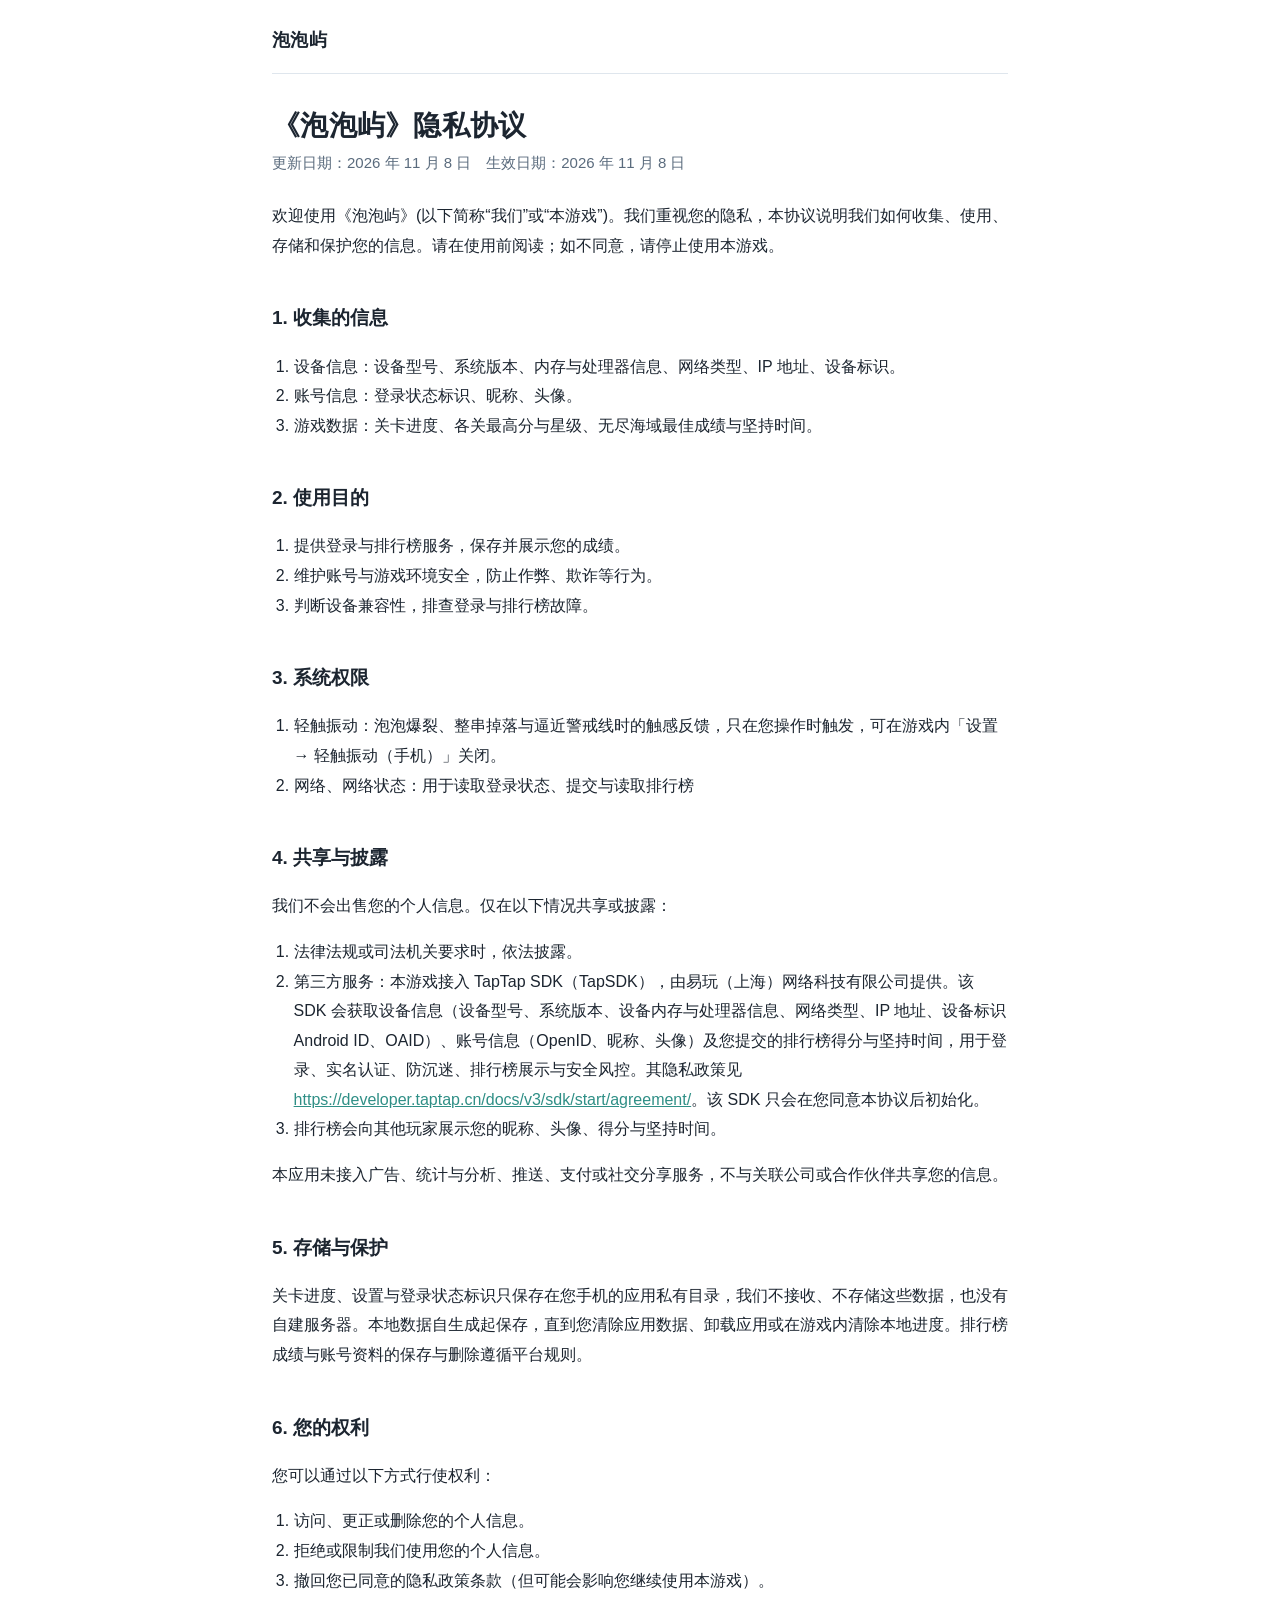
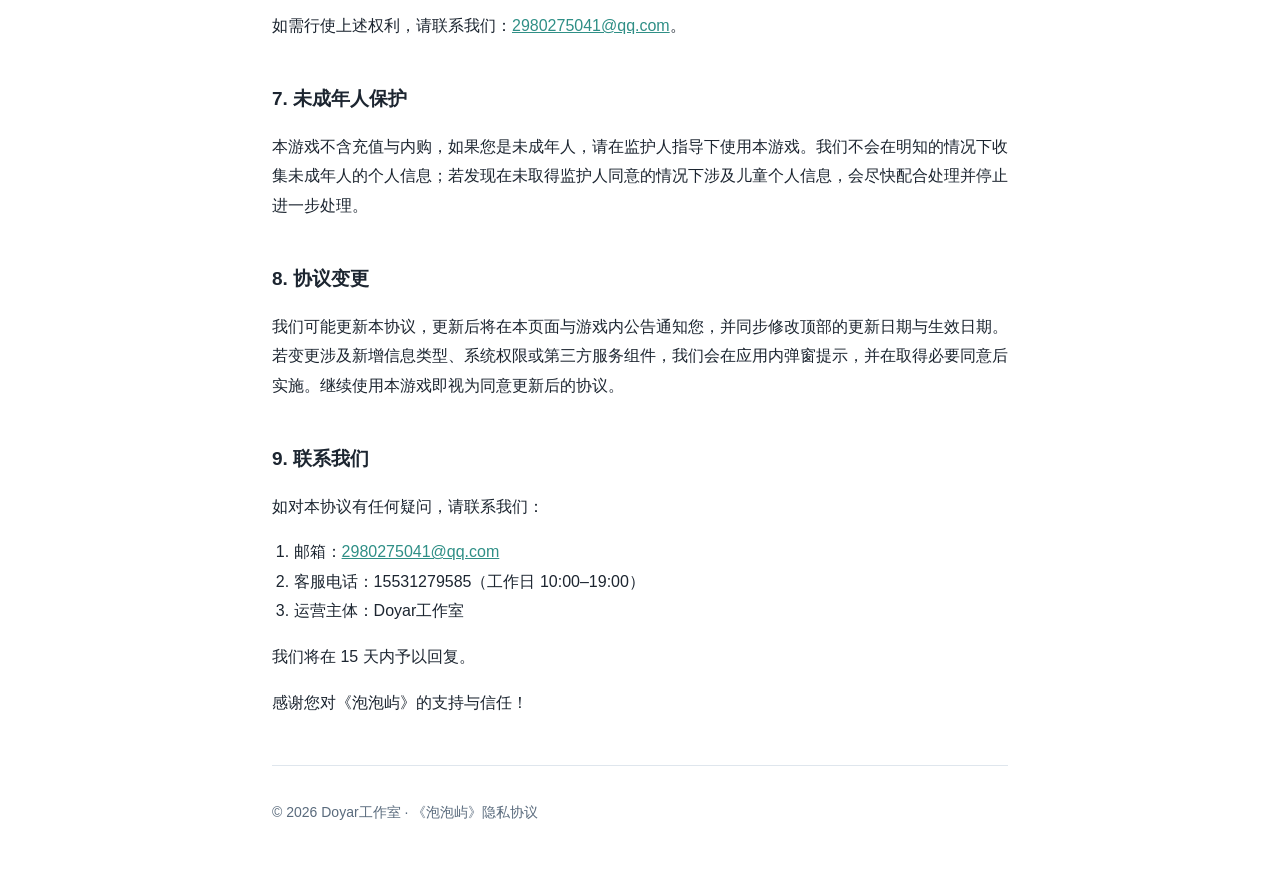
<file: index.html>
<!DOCTYPE html>
<html lang="zh-CN">
<head>
<meta charset="utf-8">
<meta name="viewport" content="width=device-width, initial-scale=1">
<title>泡泡屿 隐私协议</title>
<meta name="description" content="《泡泡屿》隐私协议：登录与实名认证由平台完成；关卡进度与设置只保存在设备本地；无尽海域排行榜由平台服务提供。">
<link rel="canonical" href="https://aura1n.github.io/bubbleisles-privacy/">
<link rel="stylesheet" href="styles.css">
</head>
<body>
<div class="wrap">

<header class="site">
	<p class="brand">泡泡屿</p>
</header>

<main>
	<h1>《泡泡屿》隐私协议</h1>
	<p class="meta">更新日期：2026 年 11 月 8 日　生效日期：2026 年 11 月 8 日</p>

	<p>欢迎使用《泡泡屿》(以下简称“我们”或“本游戏”)。我们重视您的隐私，本协议说明我们如何收集、使用、存储和保护您的信息。请在使用前阅读；如不同意，请停止使用本游戏。</p>

	<h2>1. 收集的信息</h2>
	<ol>
		<li>设备信息：设备型号、系统版本、内存与处理器信息、网络类型、IP 地址、设备标识。</li>
		<li>账号信息：登录状态标识、昵称、头像。</li>
		<li>游戏数据：关卡进度、各关最高分与星级、无尽海域最佳成绩与坚持时间。</li>
	</ol>

	<h2>2. 使用目的</h2>
	<ol>
		<li>提供登录与排行榜服务，保存并展示您的成绩。</li>
		<li>维护账号与游戏环境安全，防止作弊、欺诈等行为。</li>
		<li>判断设备兼容性，排查登录与排行榜故障。</li>
	</ol>

	<h2>3. 系统权限</h2>
	<ol>
		<li>轻触振动：泡泡爆裂、整串掉落与逼近警戒线时的触感反馈，只在您操作时触发，可在游戏内「设置 → 轻触振动（手机）」关闭。</li>
		<li>网络、网络状态：用于读取登录状态、提交与读取排行榜</li>
	</ol>

	<h2>4. 共享与披露</h2>
	<p>我们不会出售您的个人信息。仅在以下情况共享或披露：</p>
	<ol>
		<li>法律法规或司法机关要求时，依法披露。</li>
		<li>第三方服务：本游戏接入 TapTap SDK（TapSDK），由易玩（上海）网络科技有限公司提供。该 SDK 会获取设备信息（设备型号、系统版本、设备内存与处理器信息、网络类型、IP 地址、设备标识 Android ID、OAID）、账号信息（OpenID、昵称、头像）及您提交的排行榜得分与坚持时间，用于登录、实名认证、防沉迷、排行榜展示与安全风控。其隐私政策见 <a href="https://developer.taptap.cn/docs/v3/sdk/start/agreement/">https://developer.taptap.cn/docs/v3/sdk/start/agreement/</a>。该 SDK 只会在您同意本协议后初始化。</li>
		<li>排行榜会向其他玩家展示您的昵称、头像、得分与坚持时间。</li>
	</ol>
	<p>本应用未接入广告、统计与分析、推送、支付或社交分享服务，不与关联公司或合作伙伴共享您的信息。</p>

	<h2>5. 存储与保护</h2>
	<p>关卡进度、设置与登录状态标识只保存在您手机的应用私有目录，我们不接收、不存储这些数据，也没有自建服务器。本地数据自生成起保存，直到您清除应用数据、卸载应用或在游戏内清除本地进度。排行榜成绩与账号资料的保存与删除遵循平台规则。</p>

	<h2>6. 您的权利</h2>
	<p>您可以通过以下方式行使权利：</p>
	<ol>
		<li>访问、更正或删除您的个人信息。</li>
		<li>拒绝或限制我们使用您的个人信息。</li>
		<li>撤回您已同意的隐私政策条款（但可能会影响您继续使用本游戏）。</li>
	</ol>
	<p>如需行使上述权利，请联系我们：<a href="mailto:2980275041@qq.com">2980275041@qq.com</a>。</p>

	<h2>7. 未成年人保护</h2>
	<p>本游戏不含充值与内购，如果您是未成年人，请在监护人指导下使用本游戏。我们不会在明知的情况下收集未成年人的个人信息；若发现在未取得监护人同意的情况下涉及儿童个人信息，会尽快配合处理并停止进一步处理。</p>

	<h2>8. 协议变更</h2>
	<p>我们可能更新本协议，更新后将在本页面与游戏内公告通知您，并同步修改顶部的更新日期与生效日期。若变更涉及新增信息类型、系统权限或第三方服务组件，我们会在应用内弹窗提示，并在取得必要同意后实施。继续使用本游戏即视为同意更新后的协议。</p>

	<h2>9. 联系我们</h2>
	<p>如对本协议有任何疑问，请联系我们：</p>
	<ol>
		<li>邮箱：<a href="mailto:2980275041@qq.com">2980275041@qq.com</a></li>
		<li>客服电话：15531279585（工作日 10:00–19:00）</li>
		<li>运营主体：Doyar工作室</li>
	</ol>
	<p>我们将在 15 天内予以回复。</p>

	<p>感谢您对《泡泡屿》的支持与信任！</p>
</main>

<footer class="site">
	<p>© 2026 Doyar工作室 · 《泡泡屿》隐私协议</p>
</footer>

</div>
</body>
</html>
</file>
<file: styles.css>
:root {
	--fg: #1c2530;
	--fg-soft: #5a6b7d;
	--bg: #ffffff;
	--bg-soft: #f4f7fa;
	--line: #dfe6ed;
	--accent: #2f8f86;
}

@media (prefers-color-scheme: dark) {
	:root {
		--fg: #e6edf3;
		--fg-soft: #97a6b5;
		--bg: #14181d;
		--bg-soft: #1c2228;
		--line: #2c343c;
		--accent: #6fd0c4;
	}
}

* {
	box-sizing: border-box;
}

body {
	margin: 0;
	padding: 0 1.25rem 3rem;
	background: var(--bg);
	color: var(--fg);
	font-family: -apple-system, "PingFang SC", "HarmonyOS Sans SC", "Microsoft YaHei", "Noto Sans CJK SC", sans-serif;
	font-size: 16px;
	line-height: 1.85;
	-webkit-text-size-adjust: 100%;
}

.wrap {
	max-width: 46rem;
	margin: 0 auto;
}

header.site {
	padding: 1.5rem 0 1rem;
	border-bottom: 1px solid var(--line);
}

header.site .brand {
	margin: 0;
	font-size: 1.125rem;
	font-weight: 600;
	letter-spacing: .02em;
}

main h1 {
	margin: 2rem 0 .25rem;
	font-size: 1.75rem;
	line-height: 1.4;
	letter-spacing: .01em;
}

main h2 {
	margin: 2.5rem 0 .5rem;
	font-size: 1.1875rem;
}

main h3 {
	margin: 1.75rem 0 .35rem;
	font-size: 1.0625rem;
}

p, li {
	overflow-wrap: break-word;
}

.meta {
	margin: 0 0 1.5rem;
	color: var(--fg-soft);
	font-size: .9375rem;
}

.summary {
	margin: 1.5rem 0;
	padding: 1rem 1.125rem;
	background: var(--bg-soft);
	border-left: 3px solid var(--accent);
	border-radius: 0 6px 6px 0;
}

.summary p {
	margin: .3rem 0;
}

.summary strong {
	color: var(--accent);
}

table {
	width: 100%;
	margin: 1rem 0;
	border-collapse: collapse;
	font-size: .9375rem;
}

th, td {
	padding: .6rem .5rem;
	text-align: left;
	border-bottom: 1px solid var(--line);
	vertical-align: top;
}

th {
	color: var(--fg-soft);
	font-weight: 600;
}

ul, ol {
	padding-left: 1.35rem;
}

a {
	color: var(--accent);
}

footer.site {
	margin-top: 3rem;
	padding-top: 1.25rem;
	border-top: 1px solid var(--line);
	color: var(--fg-soft);
	font-size: .875rem;
}

@media print {
	footer.site {
		display: none;
	}
}
</file>
